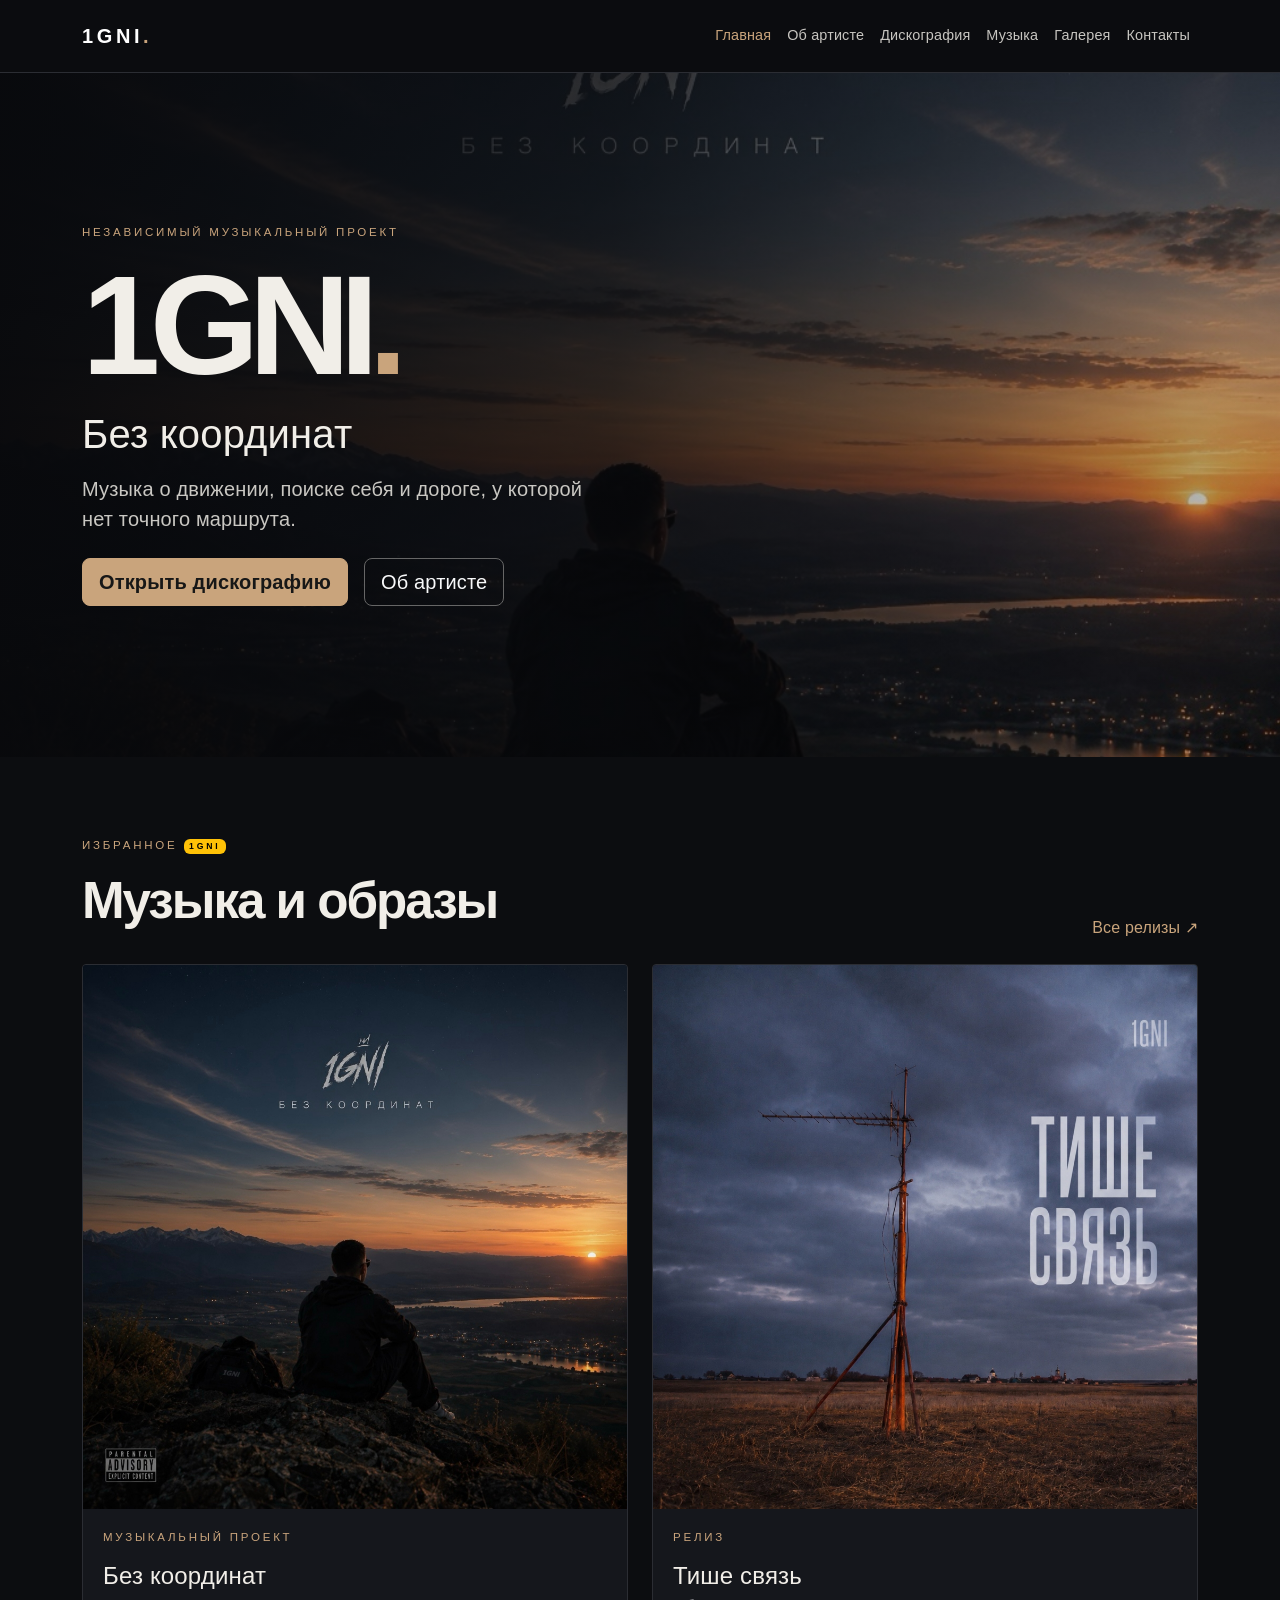
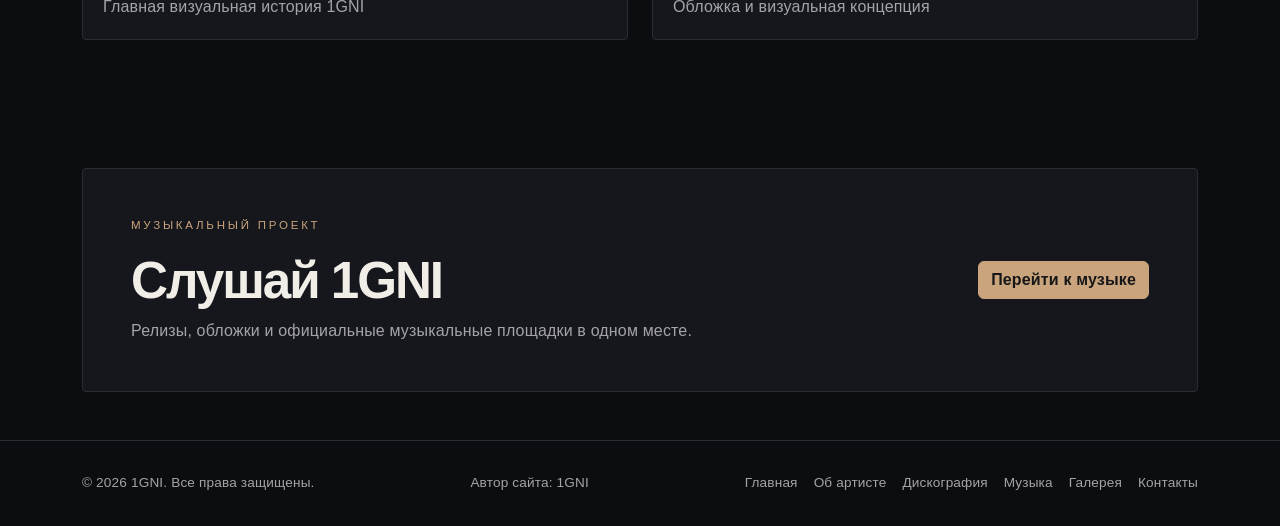
<file: 1GNI-Website/site/index.html>
<!doctype html><html lang="ru"><head><meta charset="utf-8"><meta name="viewport" content="width=device-width,initial-scale=1"><title>1GNI — официальный сайт</title><meta name="description" content="Официальный сайт музыкального проекта 1GNI."><link href="https://cdn.jsdelivr.net/npm/bootstrap@5.3.3/dist/css/bootstrap.min.css" rel="stylesheet"><link href="css/site.css" rel="stylesheet"></head><body><div id="site-header"></div><main><section class="hero"><div class="container py-5"><div class="row"><div class="col-lg-8"><p class="eyebrow mb-4">Независимый музыкальный проект</p><h1>1GNI<span class="brand-dot">.</span></h1><p class="display-6 mt-4 mb-3">Без координат</p><p class="lead mb-4">Музыка о движении, поиске себя и дороге, у которой нет точного маршрута.</p><div class="d-flex flex-wrap gap-3"><a href="discography.html" class="btn btn-gold btn-lg">Открыть дискографию</a><a href="about.html" class="btn btn-outline-light btn-lg">Об артисте</a></div></div></div></div></section><section class="section-space"><div class="container"><div class="row align-items-end mb-4"><div class="col-md-8"><p class="eyebrow">Избранное <span class="badge text-bg-warning">1GNI</span></p><h2 class="section-title">Музыка и образы</h2></div><div class="col-md-4 text-md-end"><a class="small-link" href="discography.html">Все релизы ↗</a></div></div><div class="row g-4"><div class="col-md-6"><a class="album-card d-block text-decoration-none" href="discography.html"><img class="album-cover" src="images/album-bez-koordinat.jpg" alt="Обложка релиза Без координат"><div class="card-body-custom"><p class="eyebrow">Музыкальный проект</p><h3 class="h4 mb-1">Без координат</h3><p class="muted mb-0">Главная визуальная история 1GNI</p></div></a></div><div class="col-md-6"><a class="album-card d-block text-decoration-none" href="discography.html"><img class="album-cover" src="images/album-tishe-svyaz.jpg" alt="Обложка релиза Тише связь"><div class="card-body-custom"><p class="eyebrow">Релиз</p><h3 class="h4 mb-1">Тише связь</h3><p class="muted mb-0">Обложка и визуальная концепция</p></div></a></div></div></div></section><section class="py-5"><div class="container"><div class="info-panel p-4 p-md-5 d-md-flex justify-content-between align-items-center gap-4"><div><p class="eyebrow">Музыкальный проект</p><h2 class="section-title h2">Слушай 1GNI</h2><p class="muted mb-md-0">Релизы, обложки и официальные музыкальные площадки в одном месте.</p></div><a href="music.html" class="btn btn-gold mt-3 mt-md-0">Перейти к музыке</a></div></div></section></main><div id="site-footer"></div><script src="https://cdn.jsdelivr.net/npm/bootstrap@5.3.3/dist/js/bootstrap.bundle.min.js"></script><script src="js/site.js"></script></body></html>
</file>
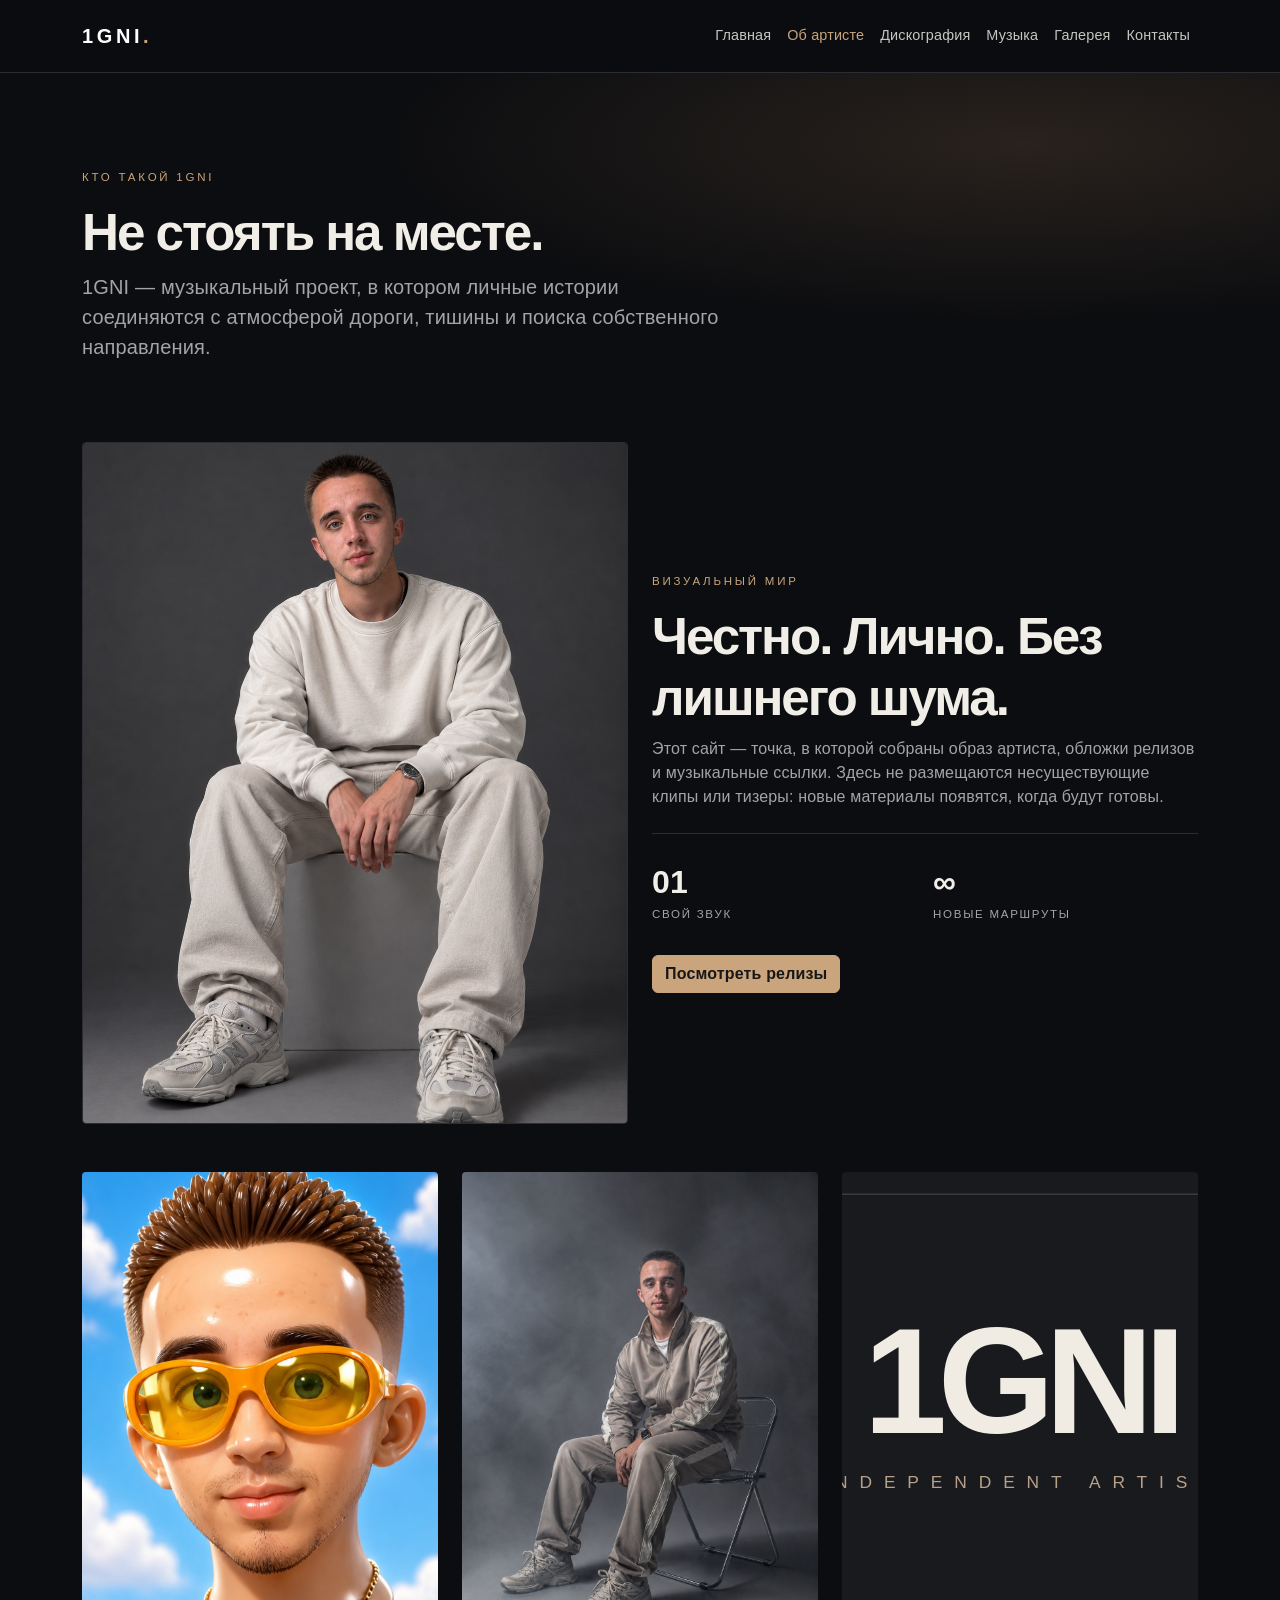
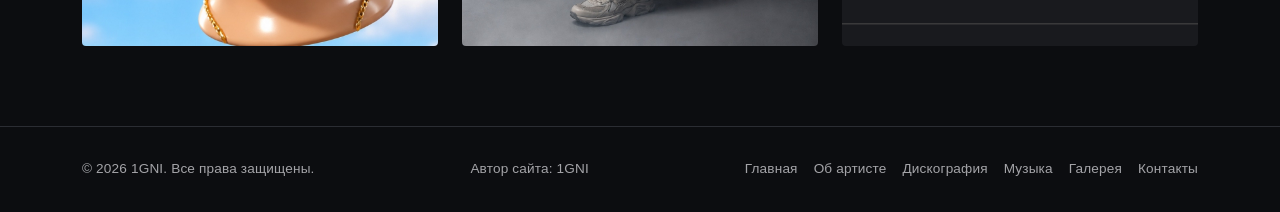
<file: 1GNI-Website/site/about.html>
<!doctype html><html lang="ru"><head><meta charset="utf-8"><meta name="viewport" content="width=device-width,initial-scale=1"><title>Об артисте — 1GNI</title><link href="https://cdn.jsdelivr.net/npm/bootstrap@5.3.3/dist/css/bootstrap.min.css" rel="stylesheet"><link href="css/site.css" rel="stylesheet"></head><body><div id="site-header"></div><main><section class="page-hero"><div class="container"><p class="eyebrow">Кто такой 1GNI</p><h1 class="section-title display-2">Не стоять на месте.</h1><p class="lead muted col-lg-7">1GNI — музыкальный проект, в котором личные истории соединяются с атмосферой дороги, тишины и поиска собственного направления.</p></div></section><section class="section-space pt-3"><div class="container"><div class="row g-4 align-items-center"><div class="col-lg-6"><div class="photo-card"><img class="photo-cover" src="images/1gni-portrait.png" alt="Портрет артиста 1GNI в светлой одежде на сером фоне"></div></div><div class="col-lg-6"><p class="eyebrow">Визуальный мир</p><h2 class="section-title">Честно. Лично. Без лишнего шума.</h2><p class="muted">Этот сайт — точка, в которой собраны образ артиста, обложки релизов и музыкальные ссылки. Здесь не размещаются несуществующие клипы или тизеры: новые материалы появятся, когда будут готовы.</p><div class="line my-4"></div><div class="row g-3"><div class="col-6"><p class="stat mb-0">01</p><p class="mini-label">Свой звук</p></div><div class="col-6"><p class="stat mb-0">∞</p><p class="mini-label">Новые маршруты</p></div></div><a href="discography.html" class="btn btn-gold mt-3">Посмотреть релизы</a></div></div><div class="row g-4 mt-4 art-grid"><div class="col-md-4"><img class="rounded-1" src="images/1gni-art-toy.jpg" alt="Стилизованный 3D-образ 1GNI в жёлтых очках"></div><div class="col-md-4"><img class="rounded-1" src="images/1gni-editorial.jpg" alt="Портрет 1GNI в студийной обстановке"></div><div class="col-md-4"><img class="rounded-1" src="images/visual-monogram.svg" alt="Графический знак 1GNI на тёмном фоне"></div></div></div></section></main><div id="site-footer"></div><script src="https://cdn.jsdelivr.net/npm/bootstrap@5.3.3/dist/js/bootstrap.bundle.min.js"></script><script src="js/site.js"></script></body></html>
</file>
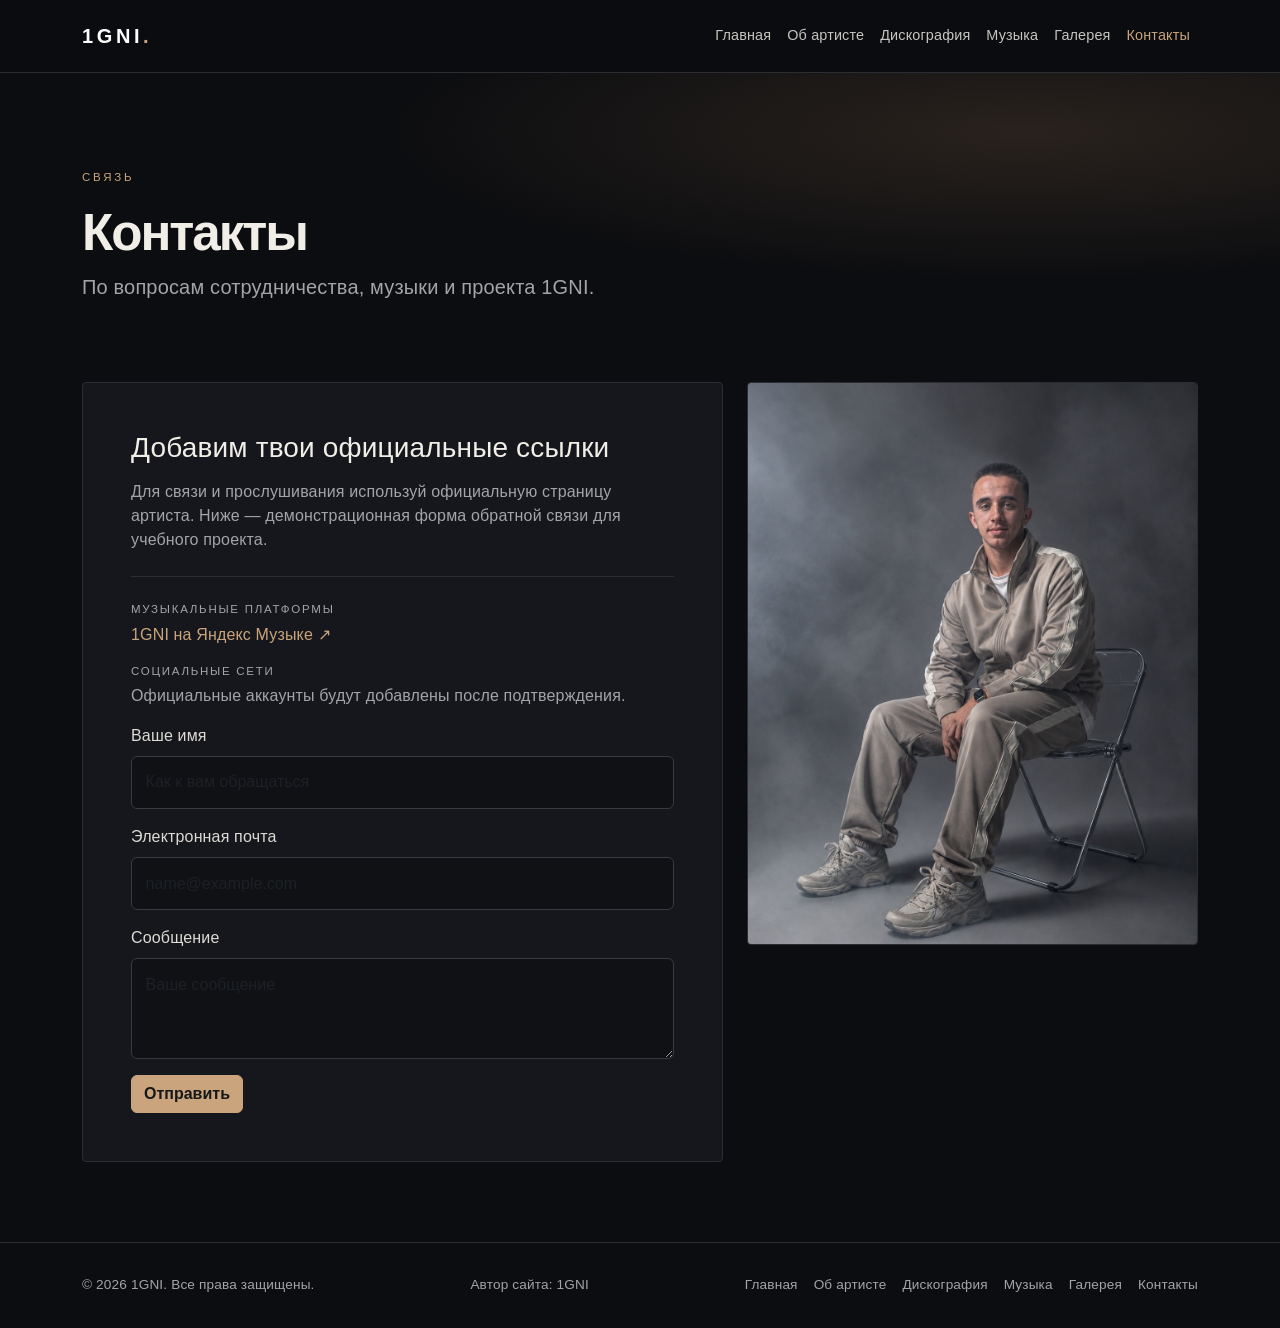
<file: 1GNI-Website/site/contacts.html>
<!doctype html><html lang="ru"><head><meta charset="utf-8"><meta name="viewport" content="width=device-width,initial-scale=1"><title>Контакты — 1GNI</title><link href="https://cdn.jsdelivr.net/npm/bootstrap@5.3.3/dist/css/bootstrap.min.css" rel="stylesheet"><link href="css/site.css" rel="stylesheet"></head><body><div id="site-header"></div><main><section class="page-hero"><div class="container"><p class="eyebrow">Связь</p><h1 class="section-title display-2">Контакты</h1><p class="lead muted col-lg-7">По вопросам сотрудничества, музыки и проекта 1GNI.</p></div></section><section class="section-space pt-3"><div class="container"><div class="row g-4"><div class="col-lg-7"><div class="info-panel p-4 p-md-5"><h2 class="h3 mb-3">Добавим твои официальные ссылки</h2><p class="muted">Для связи и прослушивания используй официальную страницу артиста. Ниже — демонстрационная форма обратной связи для учебного проекта.</p><div class="line my-4"></div><p class="mb-1 mini-label">Музыкальные платформы</p><p><a class="small-link" href="https://music.yandex.ru/artist/26214941" target="_blank" rel="noopener">1GNI на Яндекс Музыке ↗</a></p><p class="mb-1 mini-label">Социальные сети</p><p class="muted mb-3">Официальные аккаунты будут добавлены после подтверждения.</p><form onsubmit="event.preventDefault(); document.getElementById('contactNotice').classList.remove('d-none'); this.reset();"><div class="mb-3"><label for="contactName" class="form-label">Ваше имя</label><input id="contactName" class="form-control" type="text" placeholder="Как к вам обращаться" required></div><div class="mb-3"><label for="contactEmail" class="form-label">Электронная почта</label><input id="contactEmail" class="form-control" type="email" placeholder="name@example.com" required></div><div class="mb-3"><label for="contactMessage" class="form-label">Сообщение</label><textarea id="contactMessage" class="form-control" rows="3" placeholder="Ваше сообщение" required></textarea></div><button class="btn btn-gold" type="submit">Отправить</button><div id="contactNotice" class="alert alert-success mt-3 d-none" role="status">Демонстрационная форма сработала. Сообщение не отправлено на сервер.</div></form></div></div><div class="col-lg-5"><div class="photo-card"><img class="photo-cover" src="images/1gni-editorial.jpg" alt="Фотография артиста 1GNI для страницы контактов"></div></div></div></div></section></main><div id="site-footer"></div><script src="https://cdn.jsdelivr.net/npm/bootstrap@5.3.3/dist/js/bootstrap.bundle.min.js"></script><script src="js/site.js"></script></body></html>
</file>
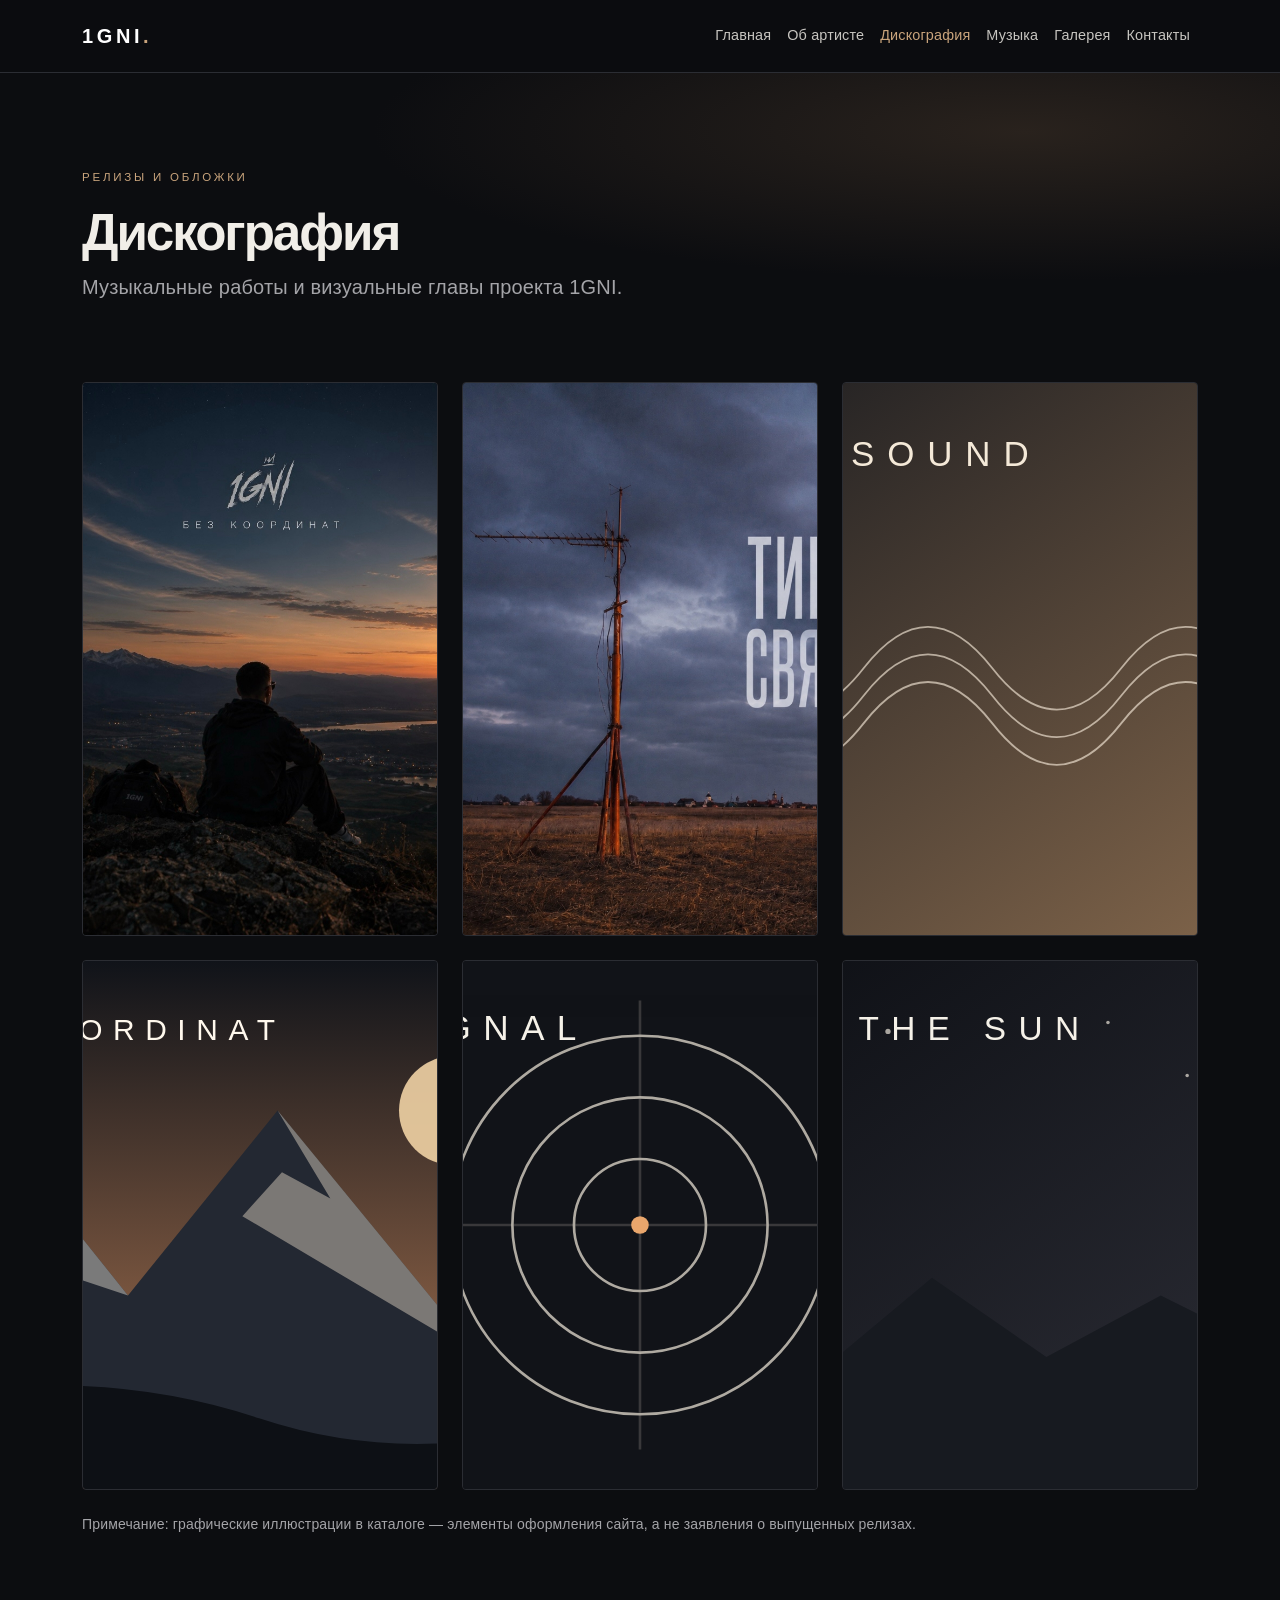
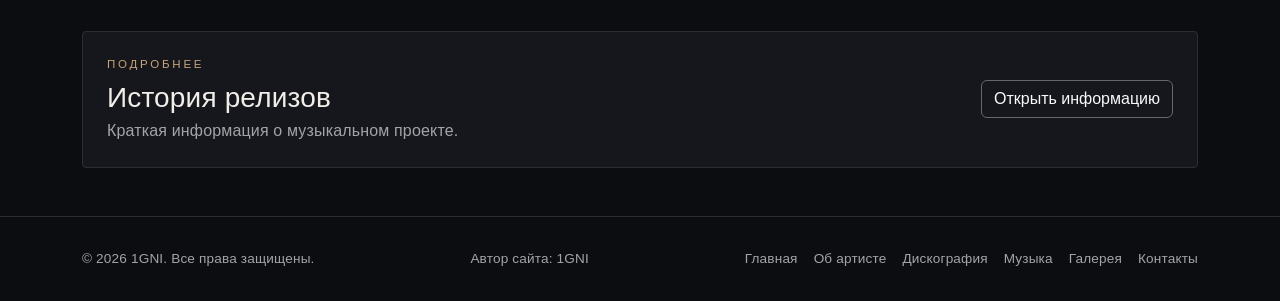
<file: 1GNI-Website/site/discography.html>
<!doctype html><html lang="ru"><head><meta charset="utf-8"><meta name="viewport" content="width=device-width,initial-scale=1"><title>Дискография — 1GNI</title><link href="https://cdn.jsdelivr.net/npm/bootstrap@5.3.3/dist/css/bootstrap.min.css" rel="stylesheet"><link href="css/site.css" rel="stylesheet"></head><body><div id="site-header"></div><main><section class="page-hero"><div class="container"><p class="eyebrow">Релизы и обложки</p><h1 class="section-title display-2">Дискография</h1><p class="lead muted col-lg-7">Музыкальные работы и визуальные главы проекта 1GNI.</p></div></section><section class="section-space pt-3"><div class="container"><div class="row g-4"><div class="col-md-6 col-lg-4"><article class="album-card h-100"><img class="album-cover" src="images/album-bez-koordinat.jpg" alt="Обложка альбома Без координат — горный пейзаж на закате"><div class="card-body-custom"><p class="eyebrow">Альбом / проект <span class="badge text-bg-warning">1GNI</span></p><h2 class="h4">Без координат</h2><p class="muted">Концепция о дороге, свободе и поиске своего направления.</p><a href="music.html" class="small-link">К музыкальному разделу ↗</a></div></article></div><div class="col-md-6 col-lg-4"><article class="album-card h-100"><img class="album-cover" src="images/album-tishe-svyaz.jpg" alt="Обложка релиза Тише связь"><div class="card-body-custom"><p class="eyebrow">Релиз</p><h2 class="h4">Тише связь</h2><p class="muted">Отдельная визуальная работа в каталоге 1GNI.</p><a href="music.html" class="small-link">К музыкальному разделу ↗</a></div></article></div><div class="col-md-6 col-lg-4"><article class="album-card h-100"><img class="album-cover" src="images/visual-wave.svg" alt="Авторская графика звуковой волны на тёмном фоне"><div class="card-body-custom"><p class="eyebrow">Визуальная глава</p><h2 class="h4">Sound / 1GNI</h2><p class="muted">Графический образ проекта. Не обозначает отдельный музыкальный релиз.</p></div></article></div><div class="col-md-6 col-lg-4"><article class="album-card h-100"><img class="album-cover" src="images/visual-mountain.svg" alt="Графическая иллюстрация гор и закатного неба"><div class="card-body-custom"><p class="eyebrow">Арт</p><h2 class="h4">Без маршрута</h2><p class="muted">Дополнительная графика, созданная для оформления сайта.</p></div></article></div><div class="col-md-6 col-lg-4"><article class="album-card h-100"><img class="album-cover" src="images/visual-signal.svg" alt="Абстрактные концентрические круги, символизирующие сигнал"><div class="card-body-custom"><p class="eyebrow">Арт</p><h2 class="h4">No Signal</h2><p class="muted">Абстрактная иллюстрация для визуального мира 1GNI.</p></div></article></div><div class="col-md-6 col-lg-4"><article class="album-card h-100"><img class="album-cover" src="images/visual-night.svg" alt="Минималистичный ночной пейзаж со звёздами"><div class="card-body-custom"><p class="eyebrow">Арт</p><h2 class="h4">After the Sun</h2><p class="muted">Атмосферная иллюстрация, не являющаяся клипом или тизером.</p></div></article></div></div><p class="muted small mt-4">Примечание: графические иллюстрации в каталоге — элементы оформления сайта, а не заявления о выпущенных релизах.</p></div></section><section class="container pb-5"><div class="info-panel p-4 d-flex flex-column flex-md-row justify-content-between align-items-md-center gap-3"><div><p class="eyebrow mb-2">Подробнее</p><h2 class="h3 mb-1">История релизов</h2><p class="muted mb-0">Краткая информация о музыкальном проекте.</p></div><button class="btn btn-outline-light" data-bs-toggle="modal" data-bs-target="#releaseModal">Открыть информацию</button></div></section><div class="modal fade" id="releaseModal" tabindex="-1" aria-labelledby="releaseModalLabel" aria-hidden="true"><div class="modal-dialog modal-dialog-centered"><div class="modal-content bg-dark text-light border-secondary"><div class="modal-header border-secondary"><h2 class="modal-title fs-5" id="releaseModalLabel">Релизы 1GNI</h2><button type="button" class="btn-close btn-close-white" data-bs-dismiss="modal" aria-label="Закрыть"></button></div><div class="modal-body">На этой странице собраны обложки и визуальные материалы музыкального проекта 1GNI. Для прослушивания используй официальную музыкальную площадку.</div><div class="modal-footer border-secondary"><button type="button" class="btn btn-gold" data-bs-dismiss="modal">Понятно</button></div></div></div></div></main><div id="site-footer"></div><script src="https://cdn.jsdelivr.net/npm/bootstrap@5.3.3/dist/js/bootstrap.bundle.min.js"></script><script src="js/site.js"></script></body></html>
</file>
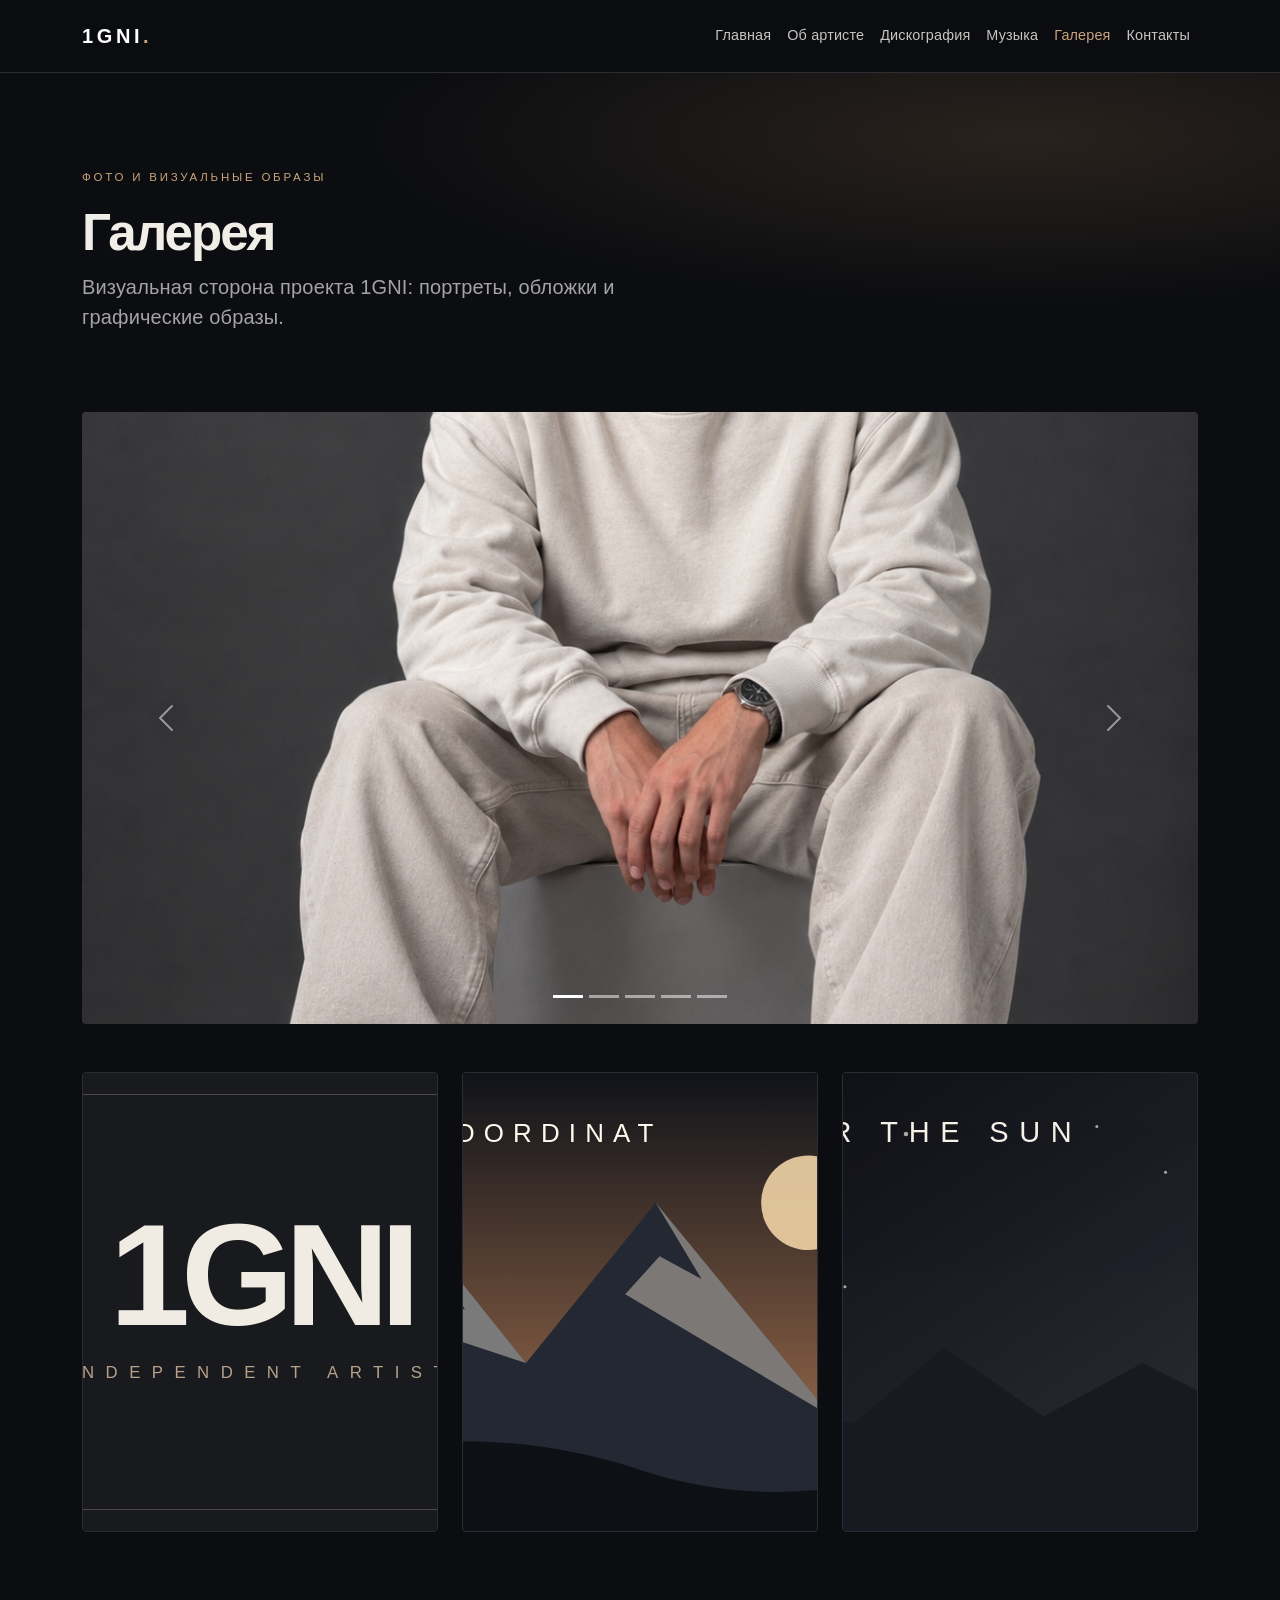
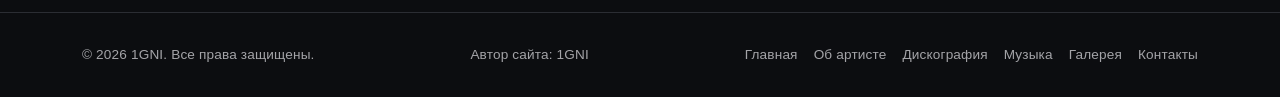
<file: 1GNI-Website/site/gallery.html>
<!doctype html>
<html lang="ru">
<head>
  <meta charset="utf-8">
  <meta name="viewport" content="width=device-width, initial-scale=1">
  <title>Галерея — 1GNI</title>
  <meta name="description" content="Фотографии и визуальные образы музыкального проекта 1GNI.">
  <link href="https://cdn.jsdelivr.net/npm/bootstrap@5.3.3/dist/css/bootstrap.min.css" rel="stylesheet">
  <link href="css/site.css" rel="stylesheet">
</head>
<body>
  <div id="site-header"></div>
  <main>
    <section class="page-hero">
      <div class="container">
        <p class="eyebrow">Фото и визуальные образы</p>
        <h1 class="section-title display-2">Галерея</h1>
        <p class="lead muted col-lg-7">Визуальная сторона проекта 1GNI: портреты, обложки и графические образы.</p>
      </div>
    </section>
    <section class="section-space pt-3">
      <div class="container">
        <div id="galleryCarousel" class="carousel slide" data-bs-ride="carousel">
          <div class="carousel-indicators">
            <button type="button" data-bs-target="#galleryCarousel" data-bs-slide-to="0" class="active" aria-current="true" aria-label="Слайд 1"></button>
            <button type="button" data-bs-target="#galleryCarousel" data-bs-slide-to="1" aria-label="Слайд 2"></button>
            <button type="button" data-bs-target="#galleryCarousel" data-bs-slide-to="2" aria-label="Слайд 3"></button>
            <button type="button" data-bs-target="#galleryCarousel" data-bs-slide-to="3" aria-label="Слайд 4"></button>
            <button type="button" data-bs-target="#galleryCarousel" data-bs-slide-to="4" aria-label="Слайд 5"></button>
          </div>
          <div class="carousel-inner rounded-1">
            <div class="carousel-item active"><img src="images/1gni-portrait.png" class="d-block w-100 gallery-slide" alt="Портрет артиста 1GNI"></div>
            <div class="carousel-item"><img src="images/album-bez-koordinat.jpg" class="d-block w-100 gallery-slide" alt="Обложка проекта Без координат"></div>
            <div class="carousel-item"><img src="images/album-tishe-svyaz.jpg" class="d-block w-100 gallery-slide" alt="Обложка релиза Тише связь"></div>
            <div class="carousel-item"><img src="images/1gni-editorial.jpg" class="d-block w-100 gallery-slide" alt="Редакционный портрет 1GNI"></div>
            <div class="carousel-item"><img src="images/1gni-art-toy.jpg" class="d-block w-100 gallery-slide" alt="Стилизованный 3D-образ артиста 1GNI"></div>
          </div>
          <button class="carousel-control-prev" type="button" data-bs-target="#galleryCarousel" data-bs-slide="prev"><span class="carousel-control-prev-icon" aria-hidden="true"></span><span class="visually-hidden">Предыдущий</span></button>
          <button class="carousel-control-next" type="button" data-bs-target="#galleryCarousel" data-bs-slide="next"><span class="carousel-control-next-icon" aria-hidden="true"></span><span class="visually-hidden">Следующий</span></button>
        </div>
        <div class="row g-4 mt-4">
          <div class="col-md-4"><article class="album-card h-100"><img class="album-cover" src="images/visual-monogram.svg" alt="Графический монограммный знак 1GNI"><div class="card-body-custom"><span class="badge text-bg-secondary">Графика</span><h2 class="h5 mt-2">Знак проекта</h2></div></article></div>
          <div class="col-md-4"><article class="album-card h-100"><img class="album-cover" src="images/visual-mountain.svg" alt="Иллюстрация горного пейзажа"><div class="card-body-custom"><span class="badge text-bg-secondary">Арт</span><h2 class="h5 mt-2">Без маршрута</h2></div></article></div>
          <div class="col-md-4"><article class="album-card h-100"><img class="album-cover" src="images/visual-night.svg" alt="Ночной пейзаж со звёздами"><div class="card-body-custom"><span class="badge text-bg-secondary">Арт</span><h2 class="h5 mt-2">После заката</h2></div></article></div>
        </div>
      </div>
    </section>
  </main>
  <div id="site-footer"></div>
  <script src="https://cdn.jsdelivr.net/npm/bootstrap@5.3.3/dist/js/bootstrap.bundle.min.js"></script>
  <script src="js/site.js"></script>
</body>
</html>
</file>
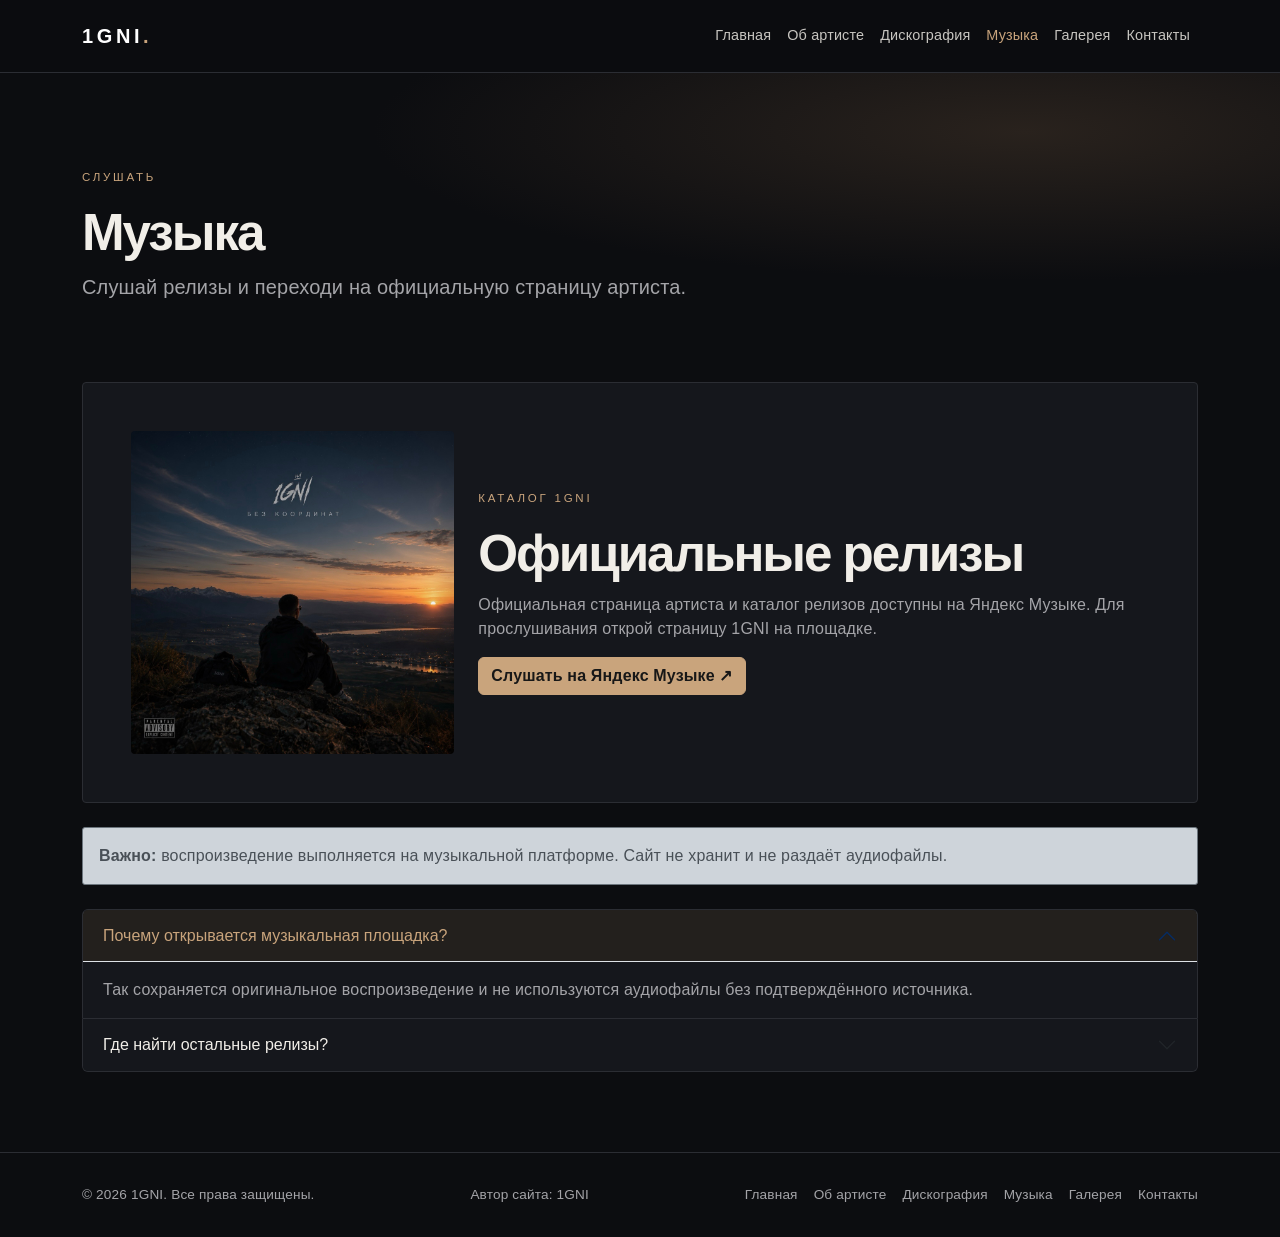
<file: 1GNI-Website/site/music.html>
<!doctype html><html lang="ru"><head><meta charset="utf-8"><meta name="viewport" content="width=device-width,initial-scale=1"><title>Музыка — 1GNI</title><link href="https://cdn.jsdelivr.net/npm/bootstrap@5.3.3/dist/css/bootstrap.min.css" rel="stylesheet"><link href="css/site.css" rel="stylesheet"></head><body><div id="site-header"></div><main><section class="page-hero"><div class="container"><p class="eyebrow">Слушать</p><h1 class="section-title display-2">Музыка</h1><p class="lead muted col-lg-7">Слушай релизы и переходи на официальную страницу артиста.</p></div></section><section class="section-space pt-3"><div class="container"><div class="info-panel p-4 p-md-5"><div class="row align-items-center g-4"><div class="col-md-4"><img class="w-100 rounded-1" src="images/album-bez-koordinat.jpg" alt="Обложка Без координат"></div><div class="col-md-8"><p class="eyebrow">Каталог 1GNI</p><h2 class="section-title h1">Официальные релизы</h2><p class="muted">Официальная страница артиста и каталог релизов доступны на Яндекс Музыке. Для прослушивания открой страницу 1GNI на площадке.</p><a href="https://music.yandex.ru/artist/26214941" target="_blank" rel="noopener" class="btn btn-gold">Слушать на Яндекс Музыке ↗</a></div></div></div><div class="alert alert-dark border-secondary mt-4" role="alert"><strong>Важно:</strong> воспроизведение выполняется на музыкальной платформе. Сайт не хранит и не раздаёт аудиофайлы.</div><div class="accordion mt-4" id="musicFaq"><div class="accordion-item"><h2 class="accordion-header"><button class="accordion-button" type="button" data-bs-toggle="collapse" data-bs-target="#faq1">Почему открывается музыкальная площадка?</button></h2><div id="faq1" class="accordion-collapse collapse show" data-bs-parent="#musicFaq"><div class="accordion-body muted">Так сохраняется оригинальное воспроизведение и не используются аудиофайлы без подтверждённого источника.</div></div></div><div class="accordion-item"><h2 class="accordion-header"><button class="accordion-button collapsed" type="button" data-bs-toggle="collapse" data-bs-target="#faq2">Где найти остальные релизы?</button></h2><div id="faq2" class="accordion-collapse collapse" data-bs-parent="#musicFaq"><div class="accordion-body muted">В каталоге релизов можно открыть карточку альбома, а затем перейти на страницу артиста в Яндекс Музыке.</div></div></div></div></div></section></main><div id="site-footer"></div><script src="https://cdn.jsdelivr.net/npm/bootstrap@5.3.3/dist/js/bootstrap.bundle.min.js"></script><script src="js/site.js"></script></body></html>
</file>
<file: 1GNI-Website/site/css/site.css>
:root{--bg:#0c0d10;--panel:#15171c;--text:#f1eee8;--muted:#a4a4a8;--line:#2b2d33;--accent:#c9a47c}*{box-sizing:border-box}body{background:var(--bg);color:var(--text);font-family:Arial,Helvetica,sans-serif;letter-spacing:.01em}a{color:inherit}a:hover{color:var(--accent)}.navbar{background:rgba(12,13,16,.96);border-bottom:1px solid var(--line)}.navbar-brand{font-weight:800;letter-spacing:.18em}.brand-dot{color:var(--accent)}.nav-link{color:#c7c5c0!important;font-size:.9rem}.nav-link.active,.nav-link:hover{color:var(--accent)!important}.btn-gold{background:var(--accent);color:#171717;border:1px solid var(--accent);font-weight:700}.btn-gold:hover{background:#e0bd98;color:#111}.btn-outline-light{border-color:#666}.eyebrow{text-transform:uppercase;letter-spacing:.24em;font-size:.72rem;color:var(--accent)}.hero{min-height:76vh;display:flex;align-items:center;position:relative;overflow:hidden;background:linear-gradient(90deg,rgba(8,9,12,.97) 0%,rgba(8,9,12,.76) 48%,rgba(8,9,12,.2) 100%),url('../images/album-bez-koordinat.jpg') center 43%/cover no-repeat}.hero h1{font-size:clamp(3.8rem,11vw,9rem);font-weight:900;letter-spacing:-.075em;line-height:.86}.hero .lead{max-width:520px;color:#c9c7c2}.section-space{padding:5rem 0}.section-title{font-weight:800;letter-spacing:-.04em;font-size:clamp(2rem,4vw,3.5rem)}.muted{color:var(--muted)}.photo-card,.album-card,.info-panel{background:var(--panel);border:1px solid var(--line);border-radius:4px;overflow:hidden}.photo-card img,.album-card img{width:100%;height:100%;object-fit:cover;display:block;transition:transform .5s}.photo-card:hover img,.album-card:hover img{transform:scale(1.025)}.album-cover{aspect-ratio:1/1}.photo-cover{aspect-ratio:4/5}.card-body-custom{padding:1.25rem}.line{height:1px;background:var(--line)}.page-hero{padding:6rem 0 3rem;background:radial-gradient(ellipse at 80% 20%,#29221d 0%,transparent 45%)}.form-control{background:#101115;border:1px solid #383a40;color:#f5f2ed;padding:.85rem}.form-control:focus{background:#101115;color:#fff;border-color:var(--accent);box-shadow:0 0 0 .2rem rgba(201,164,124,.12)}.form-label{color:#dedbd4}.alert{border-radius:3px}.accordion-item,.accordion-button{background:var(--panel);color:var(--text);border-color:var(--line)}.accordion-button:not(.collapsed){background:#23201d;color:var(--accent)}.accordion-button:focus{box-shadow:none}.footer{border-top:1px solid var(--line);padding:2rem 0;color:var(--muted);font-size:.85rem}.stat{font-size:2rem;font-weight:800}.art-grid img{width:100%;height:100%;object-fit:cover}.mini-label{font-size:.72rem;letter-spacing:.15em;color:var(--muted);text-transform:uppercase}.notice{color:#e0c6a7}.small-link{color:var(--accent);text-decoration:none}.small-link:hover{text-decoration:underline} @media(max-width:767px){.hero{min-height:70vh;background-position:58% center}.hero h1{font-size:4rem}.section-space{padding:3.5rem 0}.page-hero{padding:4rem 0 2rem}}
.gallery-slide{height:min(68vh,680px);object-fit:cover;background:#15171c}.footer-nav a{color:var(--muted);text-decoration:none}.footer-nav a:hover{color:var(--accent)}
</file>
